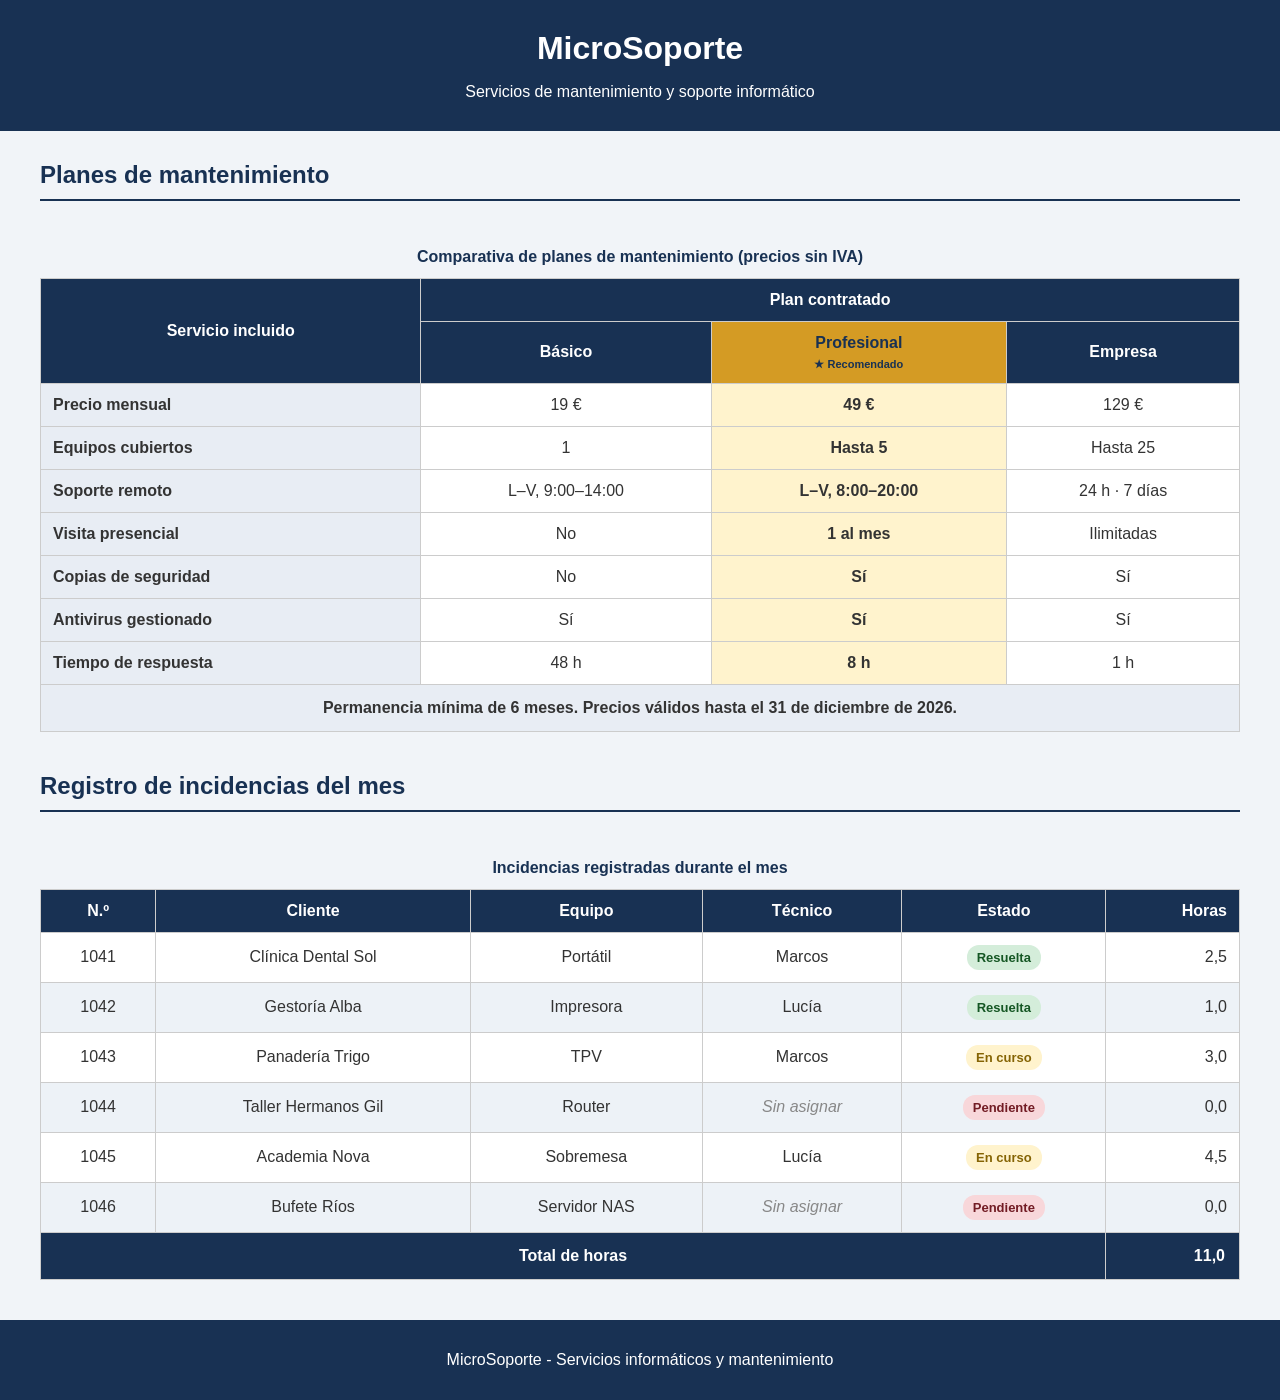
<file: Practica_2_Sánchez/Microsoporte.html>
<!DOCTYPE html>
<html lang="es">

<head>
    <meta charset="UTF-8">
    <meta name="viewport" content="width=device-width, initial-scale=1.0">
    <title>MicroSoporte - Mantenimiento e Incidencias</title>

    <style>
        /* CONFIGURACIÓN GENERAL */

        * {
            box-sizing: border-box;
        }

        body {
            margin: 0;
            font-family: Arial, sans-serif;
            background-color: #f1f4f8;
            color: #333;
        }

        /* CABECERA Y PIE */

        header {
            background-color: #183153;
            color: white;
            text-align: center;
            padding: 30px;
        }

        header h1 {
            margin: 0;
            font-size: 32px;
        }

        header p {
            margin-bottom: 0;
        }

        footer {
            background-color: #183153;
            color: white;
            text-align: center;
            padding: 15px;
            margin-top: 30px;
        }

        /* CONTENIDO */

        main {
            width: 95%;
            max-width: 1200px;
            margin: 30px auto;
        }

        section {
            margin-bottom: 40px;
        }

        h2 {
            color: #183153;
            border-bottom: 2px solid #183153;
            padding-bottom: 10px;
        }

        /* CONTENEDOR RESPONSIVE */

        .tabla-contenedor {
            width: 100%;
            overflow-x: auto;
        }

        /* TABLAS */

        table {
            width: 100%;
            border-collapse: collapse;
            margin-top: 15px;
            background-color: white;
        }

        caption {
            font-weight: bold;
            padding: 12px;
            color: #183153;
            caption-side: top;
        }

        th,
        td {
            border: 1px solid #ccc;
            padding: 12px;
            text-align: center;
        }

        /* CABECERAS */

        thead {
            background-color: #183153;
            color: white;
        }

        thead th {
            background-color: #183153;
            color: white;
        }

        /* PRIMERA COLUMNA */

        .tabla-planes tbody th {
            text-align: left;
            background-color: #e8edf4;
        }

        /* COLUMNA PROFESIONAL RECOMENDADA */

        .destacado {
            background-color: #fff3cd;
            font-weight: bold;
        }

        thead .destacado {
            background-color: #d49b24;
            color: #183153;
        }

        thead .destacado::after {
            content: "★ Recomendado";
            display: block;
            font-size: 11px;
            margin-top: 6px;
            color: #183153;
        }

        /* EFECTO HOVER */

        .tabla-planes tbody tr:hover {
            background-color: #dce9f7;
        }

        .tabla-planes tbody tr:hover td,
        .tabla-planes tbody tr:hover th {
            background-color: #dce9f7;
        }

        /* PIE DE TABLAS */

        tfoot {
            background-color: #e8edf4;
            font-weight: bold;
        }

        tfoot td {
            padding: 14px;
        }

        /* TABLA DE INCIDENCIAS */

        .tabla-incidencias tbody tr:nth-child(even) {
            background-color: #edf2f7;
        }

        /* ÚLTIMA COLUMNA A LA DERECHA */

        .tabla-incidencias th:last-child,
        .tabla-incidencias td:last-child {
            text-align: right;
        }

        /* CELDAS VACÍAS */

        .tabla-incidencias td:empty::before {
            content: "Sin asignar";
            color: #888;
            font-style: italic;
        }

        /* ESTADOS */

        .estado {
            display: inline-block;
            padding: 5px 10px;
            border-radius: 12px;
            font-size: 13px;
            font-weight: bold;
        }

        .estado--resuelta {
            background-color: #d4edda;
            color: #155724;
        }

        .estado--curso {
            background-color: #fff3cd;
            color: #856404;
        }

        .estado--pendiente {
            background-color: #f8d7da;
            color: #721c24;
        }

        /* PIE DE INCIDENCIAS */

        .tabla-incidencias tfoot {
            background-color: #183153;
            color: white;
        }
    </style>
</head>

<body>

    <header>
        <h1>MicroSoporte</h1>
        <p>Servicios de mantenimiento y soporte informático</p>
    </header>

    <main>

        <section>
            <h2>Planes de mantenimiento</h2>

            <div class="tabla-contenedor">
                <table class="tabla-planes">

                    <caption>Comparativa de planes de mantenimiento (precios sin IVA)</caption>

                    <thead>
                        <tr>
                            <th rowspan="2" scope="col">Servicio incluido</th>
                            <th colspan="3" scope="colgroup">Plan contratado</th>
                        </tr>
                        <tr>
                            <th scope="col">Básico</th>
                            <th scope="col" class="destacado">Profesional</th>
                            <th scope="col">Empresa</th>
                        </tr>
                    </thead>

                    <tbody>
                        <tr>
                            <th scope="row">Precio mensual</th>
                            <td>19 €</td>
                            <td class="destacado">49 €</td>
                            <td>129 €</td>
                        </tr>

                        <tr>
                            <th scope="row">Equipos cubiertos</th>
                            <td>1</td>
                            <td class="destacado">Hasta 5</td>
                            <td>Hasta 25</td>
                        </tr>

                        <tr>
                            <th scope="row">Soporte remoto</th>
                            <td>L–V, 9:00–14:00</td>
                            <td class="destacado">L–V, 8:00–20:00</td>
                            <td>24 h · 7 días</td>
                        </tr>

                        <tr>
                            <th scope="row">Visita presencial</th>
                            <td>No</td>
                            <td class="destacado">1 al mes</td>
                            <td>Ilimitadas</td>
                        </tr>

                        <tr>
                            <th scope="row">Copias de seguridad</th>
                            <td>No</td>
                            <td class="destacado">Sí</td>
                            <td>Sí</td>
                        </tr>

                        <tr>
                            <th scope="row">Antivirus gestionado</th>
                            <td>Sí</td>
                            <td class="destacado">Sí</td>
                            <td>Sí</td>
                        </tr>

                        <tr>
                            <th scope="row">Tiempo de respuesta</th>
                            <td>48 h</td>
                            <td class="destacado">8 h</td>
                            <td>1 h</td>
                        </tr>
                    </tbody>

                    <tfoot>
                        <tr>
                            <td colspan="4">
                                Permanencia mínima de 6 meses. Precios válidos hasta el 31 de diciembre de 2026.
                            </td>
                        </tr>
                    </tfoot>

                </table>
            </div>
        </section>

        <section>
            <h2>Registro de incidencias del mes</h2>

            <div class="tabla-contenedor">
                <table class="tabla-incidencias">

                    <caption>Incidencias registradas durante el mes</caption>

                    <thead>
                        <tr>
                            <th scope="col">N.º</th>
                            <th scope="col">Cliente</th>
                            <th scope="col">Equipo</th>
                            <th scope="col">Técnico</th>
                            <th scope="col">Estado</th>
                            <th scope="col">Horas</th>
                        </tr>
                    </thead>

                    <tbody>
                        <tr>
                            <td>1041</td>
                            <td>Clínica Dental Sol</td>
                            <td>Portátil</td>
                            <td>Marcos</td>
                            <td><span class="estado estado--resuelta">Resuelta</span></td>
                            <td>2,5</td>
                        </tr>

                        <tr>
                            <td>1042</td>
                            <td>Gestoría Alba</td>
                            <td>Impresora</td>
                            <td>Lucía</td>
                            <td><span class="estado estado--resuelta">Resuelta</span></td>
                            <td>1,0</td>
                        </tr>

                        <tr>
                            <td>1043</td>
                            <td>Panadería Trigo</td>
                            <td>TPV</td>
                            <td>Marcos</td>
                            <td><span class="estado estado--curso">En curso</span></td>
                            <td>3,0</td>
                        </tr>

                        <tr>
                            <td>1044</td>
                            <td>Taller Hermanos Gil</td>
                            <td>Router</td>
                            <td></td>
                            <td><span class="estado estado--pendiente">Pendiente</span></td>
                            <td>0,0</td>
                        </tr>

                        <tr>
                            <td>1045</td>
                            <td>Academia Nova</td>
                            <td>Sobremesa</td>
                            <td>Lucía</td>
                            <td><span class="estado estado--curso">En curso</span></td>
                            <td>4,5</td>
                        </tr>

                        <tr>
                            <td>1046</td>
                            <td>Bufete Ríos</td>
                            <td>Servidor NAS</td>
                            <td></td>
                            <td><span class="estado estado--pendiente">Pendiente</span></td>
                            <td>0,0</td>
                        </tr>
                    </tbody>

                    <tfoot>
                        <tr>
                            <td colspan="5">Total de horas</td>
                            <td>11,0</td>
                        </tr>
                    </tfoot>

                </table>
            </div>
        </section>

    </main>

    <footer>
        <p>MicroSoporte - Servicios informáticos y mantenimiento</p>
    </footer>

</body>
</html>
</file>
